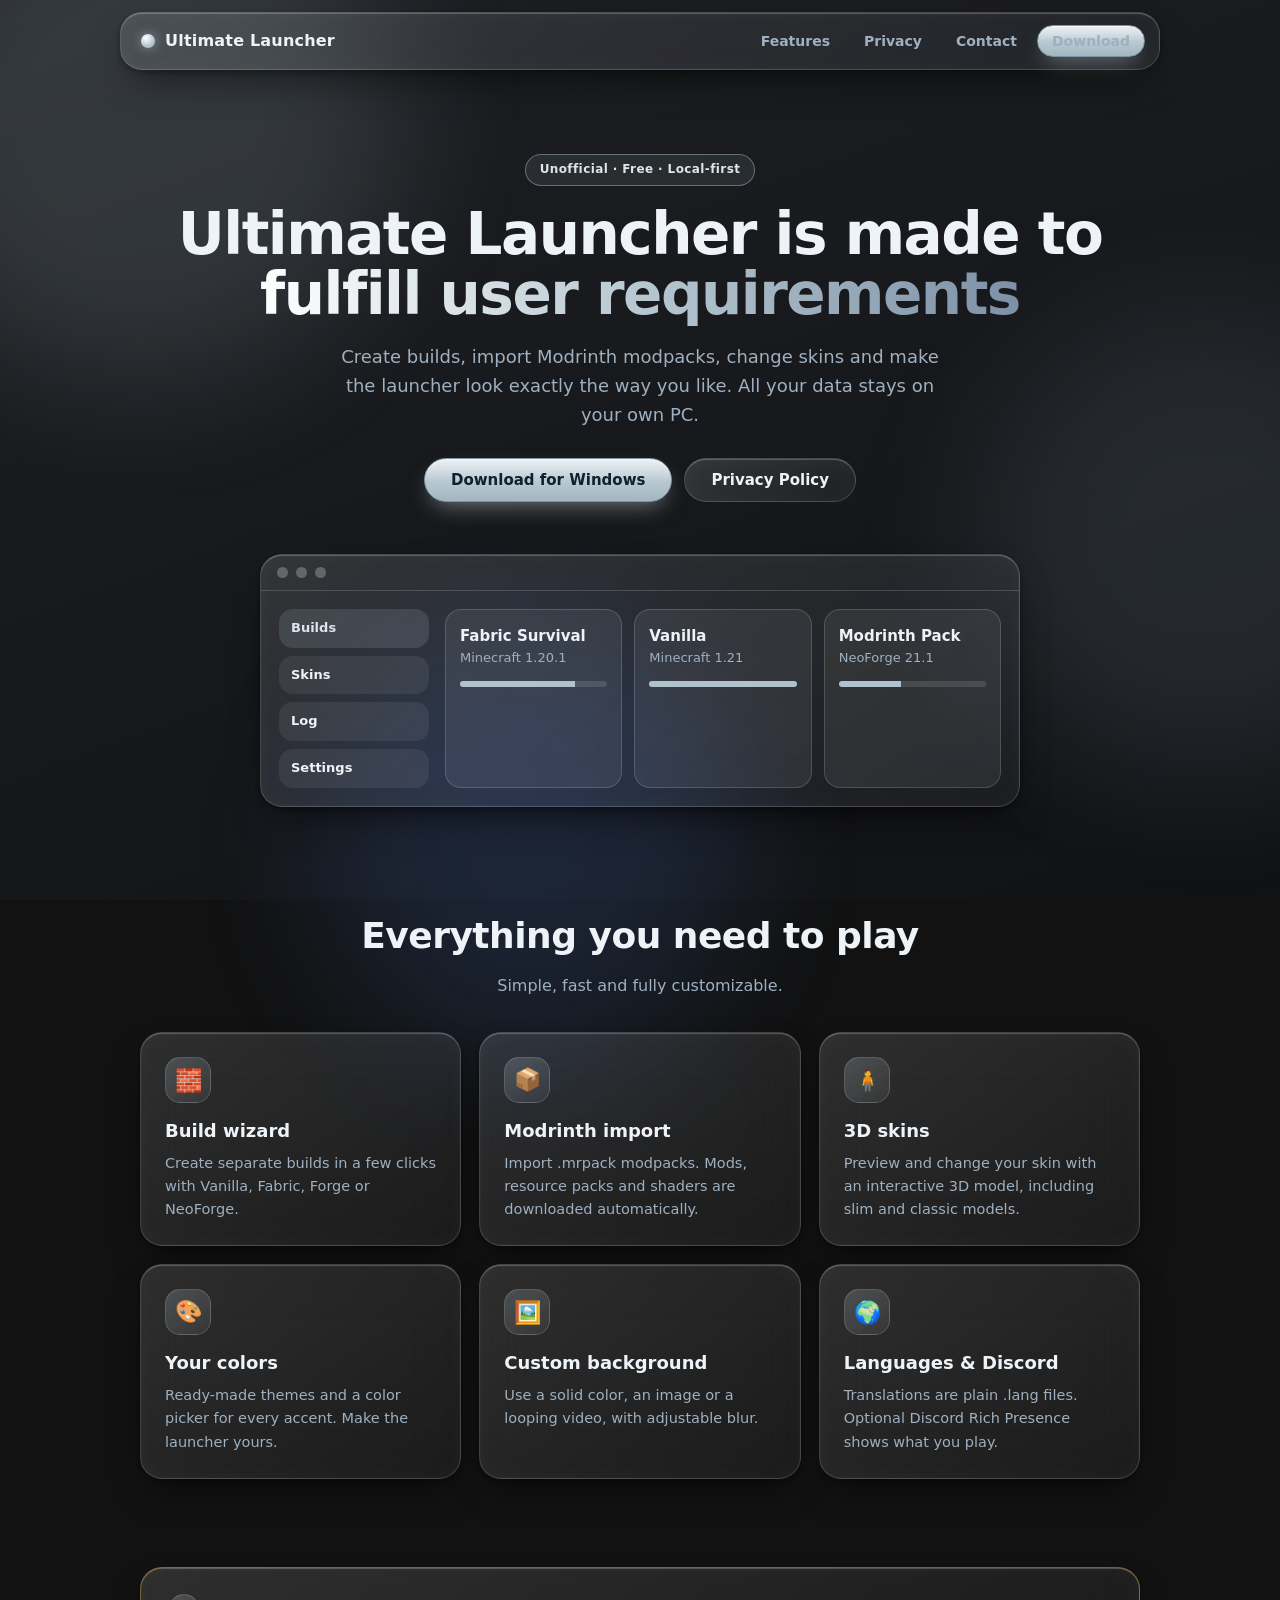
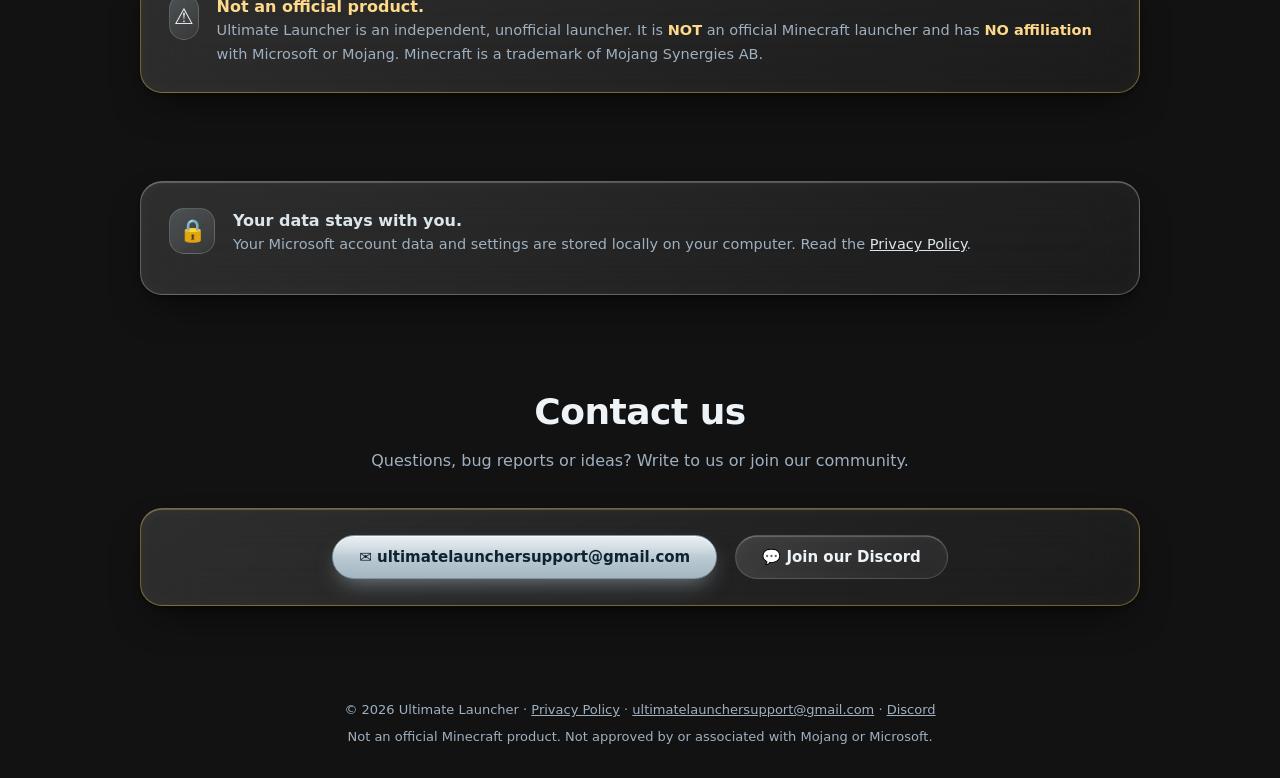
<file: index.html>
<!DOCTYPE html>
<html lang="en">
<head>
<meta charset="utf-8">
<meta name="viewport" content="width=device-width,initial-scale=1">
<title>Ultimate Launcher — a beautiful unofficial Minecraft launcher</title>
<meta name="description" content="Ultimate Launcher is a free, unofficial Minecraft launcher with Liquid Glass design, Modrinth modpack import, custom skins and themes. Your data stays on your PC.">
<link rel="stylesheet" href="style.css">
</head>
<body>
<div class="blob b1"></div><div class="blob b2"></div><div class="blob b3"></div>
<nav class="glass">
  <a class="brand" href="#"><i></i>Ultimate Launcher</a>
  <div><a href="#features">Features</a><a href="privacy.html">Privacy</a><a href="#contact">Contact</a><a class="btn dl" href="#download">Download</a></div>
</nav>
<main>
  <header class="hero">
    <span class="pill">Unofficial · Free · Local-first</span>
    <h1>Ultimate Launcher is made to<br><span>fulfill user requirements</span></h1>
    <p class="lead">Create builds, import Modrinth modpacks, change skins and make the launcher look exactly the way you like. All your data stays on your own PC.</p>
    <div class="cta"><a class="btn dl" id="download" href="#download">Download for Windows</a><a class="btn ghost" href="privacy.html">Privacy Policy</a></div>
    <div class="glass mock" aria-hidden="true">
      <div class="mock-bar"><i></i><i></i><i></i></div>
      <div class="mock-body">
        <div class="mock-side"><b>Builds</b><b>Skins</b><b>Log</b><b>Settings</b></div>
        <div class="mock-cards">
          <div><strong>Fabric Survival</strong>Minecraft 1.20.1<em style="--p:78%"></em></div>
          <div><strong>Vanilla</strong>Minecraft 1.21<em style="--p:100%"></em></div>
          <div><strong>Modrinth Pack</strong>NeoForge 21.1<em style="--p:42%"></em></div>
        </div>
      </div>
    </div>
  </header>

  <section id="features">
    <h2>Everything you need to play</h2>
    <p class="sub">Simple, fast and fully customizable.</p>
    <div class="grid">
      <article class="glass card"><div class="ico">🧱</div><h3>Build wizard</h3><p>Create separate builds in a few clicks with Vanilla, Fabric, Forge or NeoForge.</p></article>
      <article class="glass card"><div class="ico">📦</div><h3>Modrinth import</h3><p>Import .mrpack modpacks. Mods, resource packs and shaders are downloaded automatically.</p></article>
      <article class="glass card"><div class="ico">🧍</div><h3>3D skins</h3><p>Preview and change your skin with an interactive 3D model, including slim and classic models.</p></article>
      <article class="glass card"><div class="ico">🎨</div><h3>Your colors</h3><p>Ready-made themes and a color picker for every accent. Make the launcher yours.</p></article>
      <article class="glass card"><div class="ico">🖼️</div><h3>Custom background</h3><p>Use a solid color, an image or a looping video, with adjustable blur.</p></article>
      <article class="glass card"><div class="ico">🌍</div><h3>Languages &amp; Discord</h3><p>Translations are plain .lang files. Optional Discord Rich Presence shows what you play.</p></article>
    </div>
  </section>

  <section>
    <div class="glass notice">
      <div class="ico">⚠️</div>
      <div><b>Not an official product.</b>
      <p>Ultimate Launcher is an independent, unofficial launcher. It is <b>NOT</b> an official Minecraft launcher and has <b>NO affiliation</b> with Microsoft or Mojang. Minecraft is a trademark of Mojang Synergies AB.</p></div>
    </div>
  </section>

  <section>
    <div class="glass notice" style="border-color:rgba(176,194,204,.4)">
      <div class="ico">🔒</div>
      <div><b style="color:#dbe6ec">Your data stays with you.</b>
      <p>Your Microsoft account data and settings are stored locally on your computer. Read the <a href="privacy.html" style="color:#dbe6ec">Privacy Policy</a>.</p></div>
    </div>
  </section>
  <section id="contact">
    <h2>Contact us</h2>
    <p class="sub">Questions, bug reports or ideas? Write to us or join our community.</p>
    <div class="glass notice" style="justify-content:center;align-items:center;text-align:center;flex-wrap:wrap">
      <a class="btn" href="mailto:ultimatelaunchersupport@gmail.com">✉ ultimatelaunchersupport@gmail.com</a>
      <a class="btn ghost" href="https://discord.gg/9VyWGUGzDT" target="_blank" rel="noopener">💬 Join our Discord</a>
    </div>
  </section>
</main>
<footer>
  <p>© 2026 Ultimate Launcher · <a href="privacy.html">Privacy Policy</a> · <a href="mailto:ultimatelaunchersupport@gmail.com">ultimatelaunchersupport@gmail.com</a> · <a href="https://discord.gg/9VyWGUGzDT" target="_blank" rel="noopener">Discord</a></p>
  <p>Not an official Minecraft product. Not approved by or associated with Mojang or Microsoft.</p>
</footer>
<div class="modal" id="dlModal" role="alertdialog" aria-modal="true" aria-labelledby="dlTitle" aria-describedby="dlText">
  <div class="glass modal-box">
    <div class="modal-ico">!</div>
    <h3 id="dlTitle">Error</h3>
    <p id="dlText">Work in progress! Still in beta.</p>
    <button class="btn" id="dlOk" type="button">OK</button>
  </div>
</div>
<script>
(function(){
  var m=document.getElementById('dlModal'),ok=document.getElementById('dlOk');
  function open(){m.classList.add('open');ok.focus()}
  function close(){m.classList.remove('open')}
  document.querySelectorAll('.dl').forEach(function(a){a.addEventListener('click',function(e){e.preventDefault();open()})});
  ok.addEventListener('click',close);
  m.addEventListener('click',function(e){if(e.target===m)close()});
  document.addEventListener('keydown',function(e){if(e.key==='Escape')close()});
  if(location.hash==='#download')open();
})();
</script>
</body>
</html>
</file>
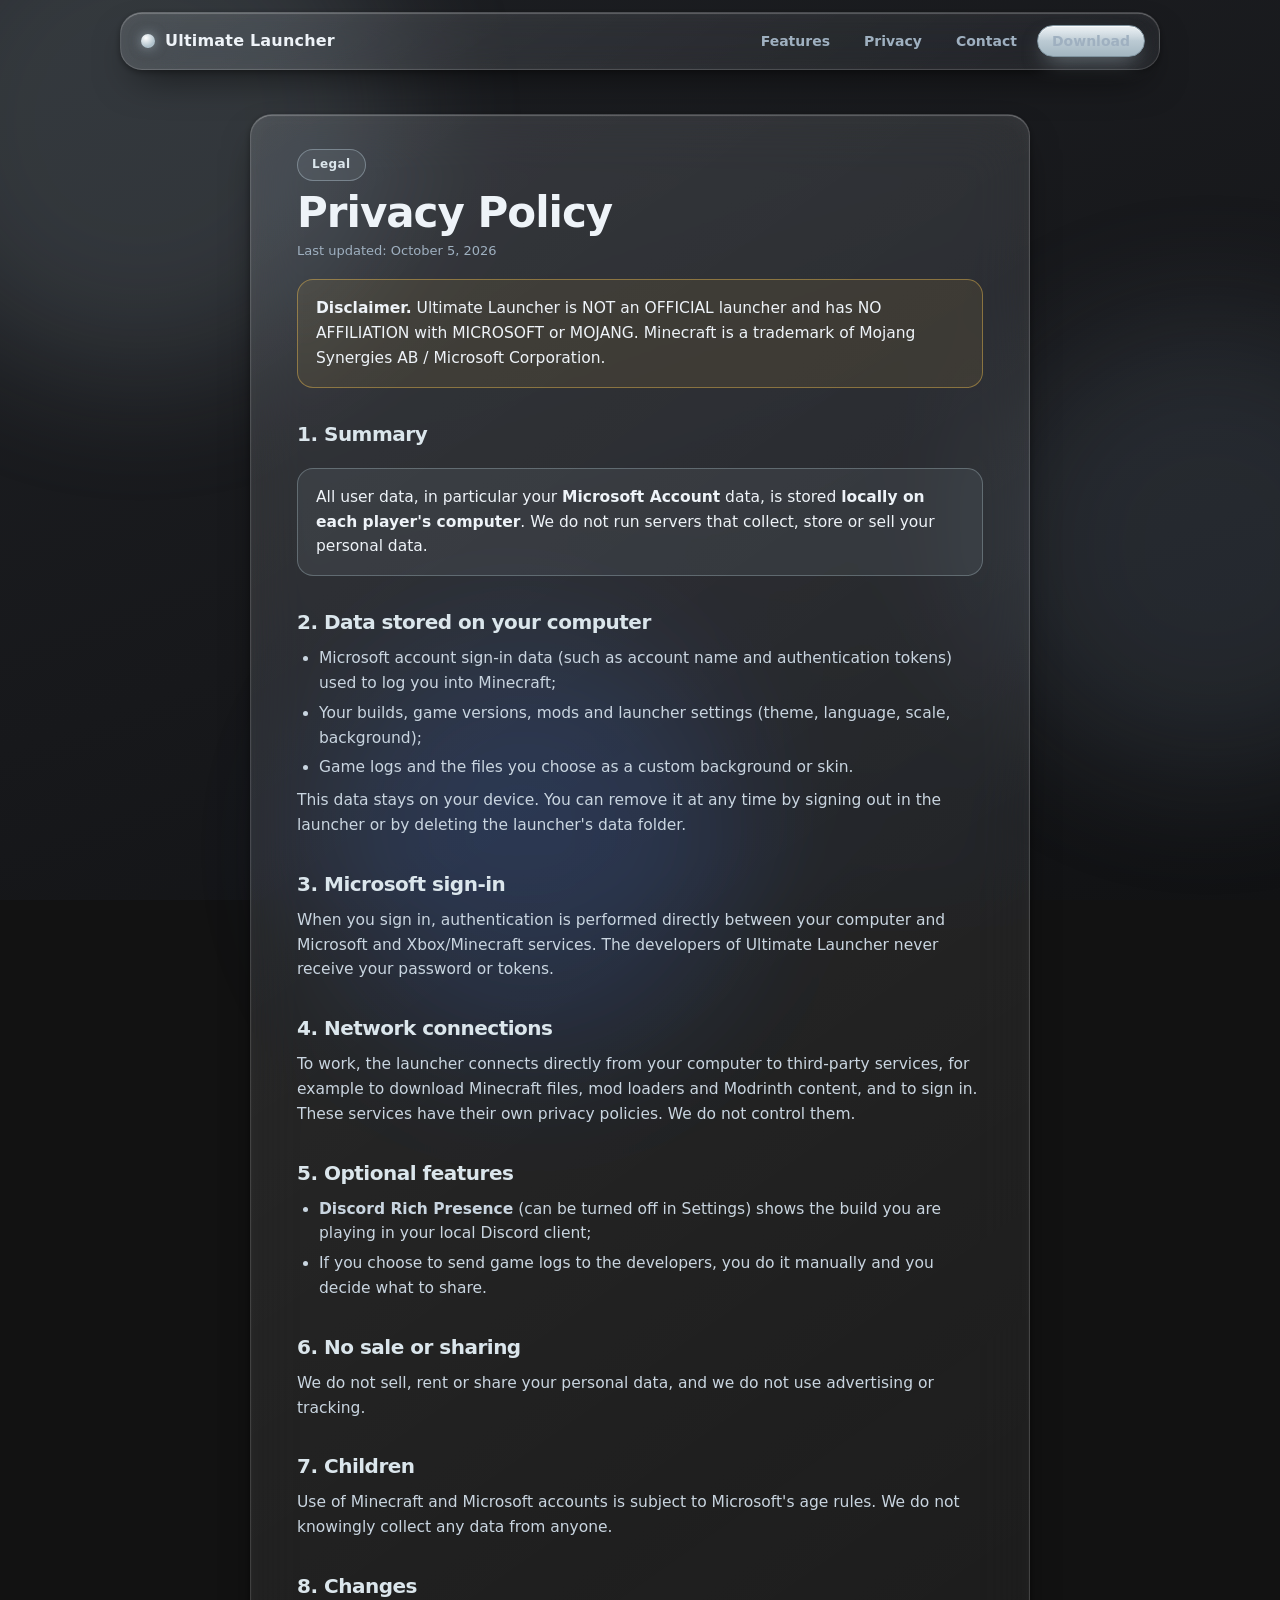
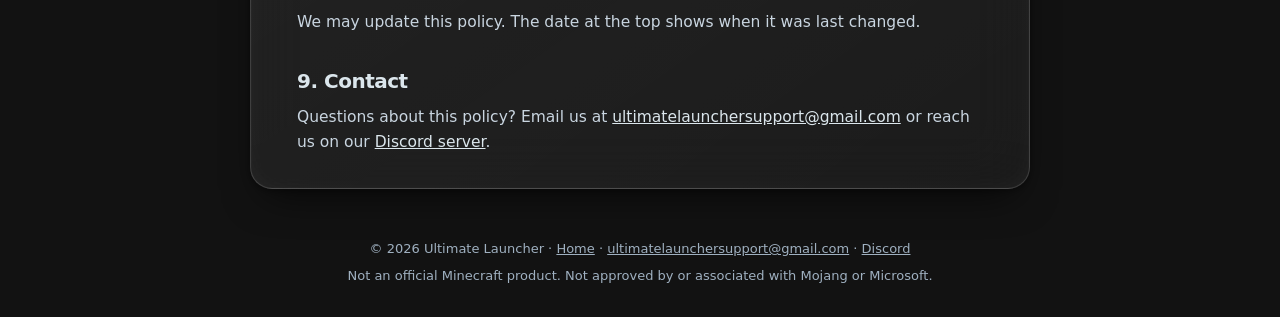
<file: privacy.html>
<!DOCTYPE html>
<html lang="en">
<head>
<meta charset="utf-8">
<meta name="viewport" content="width=device-width,initial-scale=1">
<title>Privacy Policy — Ultimate Launcher</title>
<meta name="description" content="Privacy Policy of Ultimate Launcher: all user data, including Microsoft account data, is stored locally on your computer.">
<link rel="stylesheet" href="style.css">
</head>
<body>
<div class="blob b1"></div><div class="blob b2"></div><div class="blob b3"></div>
<nav class="glass">
  <a class="brand" href="index.html"><i></i>Ultimate Launcher</a>
  <div><a href="index.html#features">Features</a><a href="privacy.html">Privacy</a><a href="index.html#contact">Contact</a><a class="btn" href="index.html#download">Download</a></div>
</nav>
<main>
<article class="glass doc">
  <span class="pill">Legal</span>
  <h1>Privacy Policy</h1>
  <p class="meta">Last updated: October 5, 2026</p>

  <div class="callout warn"><p><b>Disclaimer.</b> Ultimate Launcher is NOT an OFFICIAL launcher and has NO AFFILIATION with MICROSOFT or MOJANG. Minecraft is a trademark of Mojang Synergies AB / Microsoft Corporation.</p></div>

  <h2>1. Summary</h2>
  <div class="callout"><p>All user data, in particular your <b>Microsoft Account</b> data, is stored <b>locally on each player's computer</b>. We do not run servers that collect, store or sell your personal data.</p></div>

  <h2>2. Data stored on your computer</h2>
  <ul>
    <li>Microsoft account sign-in data (such as account name and authentication tokens) used to log you into Minecraft;</li>
    <li>Your builds, game versions, mods and launcher settings (theme, language, scale, background);</li>
    <li>Game logs and the files you choose as a custom background or skin.</li>
  </ul>
  <p>This data stays on your device. You can remove it at any time by signing out in the launcher or by deleting the launcher's data folder.</p>

  <h2>3. Microsoft sign-in</h2>
  <p>When you sign in, authentication is performed directly between your computer and Microsoft and Xbox/Minecraft services. The developers of Ultimate Launcher never receive your password or tokens.</p>

  <h2>4. Network connections</h2>
  <p>To work, the launcher connects directly from your computer to third-party services, for example to download Minecraft files, mod loaders and Modrinth content, and to sign in. These services have their own privacy policies. We do not control them.</p>

  <h2>5. Optional features</h2>
  <ul>
    <li><b>Discord Rich Presence</b> (can be turned off in Settings) shows the build you are playing in your local Discord client;</li>
    <li>If you choose to send game logs to the developers, you do it manually and you decide what to share.</li>
  </ul>

  <h2>6. No sale or sharing</h2>
  <p>We do not sell, rent or share your personal data, and we do not use advertising or tracking.</p>

  <h2>7. Children</h2>
  <p>Use of Minecraft and Microsoft accounts is subject to Microsoft's age rules. We do not knowingly collect any data from anyone.</p>

  <h2>8. Changes</h2>
  <p>We may update this policy. The date at the top shows when it was last changed.</p>

  <h2>9. Contact</h2>
  <p>Questions about this policy? Email us at <a href="mailto:ultimatelaunchersupport@gmail.com">ultimatelaunchersupport@gmail.com</a> or reach us on our <a href="https://discord.gg/9VyWGUGzDT" target="_blank" rel="noopener">Discord server</a>.</p>
</article>
</main>
<footer>
  <p>© 2026 Ultimate Launcher · <a href="index.html">Home</a> · <a href="mailto:ultimatelaunchersupport@gmail.com">ultimatelaunchersupport@gmail.com</a> · <a href="https://discord.gg/9VyWGUGzDT" target="_blank" rel="noopener">Discord</a></p>
  <p>Not an official Minecraft product. Not approved by or associated with Mojang or Microsoft.</p>
</footer>
</body>
</html>
</file>
<file: style.css>
:root{color-scheme:dark;--green:#b0c2cc;--text:#eef3f8;--muted:#9fb0c0;--r:22px;--pill:999px;
--font:'SF Pro Text','Segoe UI Variable Text','Segoe UI',system-ui,sans-serif;
--glass:linear-gradient(145deg,rgba(255,255,255,.12),rgba(255,255,255,.04));
--line:rgba(255,255,255,.16);
--edge:inset 0 1px 1px -.5px rgba(255,255,255,.42),inset 0 -1px 1px -1px rgba(255,255,255,.14),inset 0 0 22px rgba(255,255,255,.035);
--shadow:0 18px 40px -16px rgba(0,0,0,.75),0 2px 6px rgba(0,0,0,.35);
--spring:cubic-bezier(.34,1.56,.64,1)}
*{box-sizing:border-box;margin:0}
html{scroll-behavior:smooth}
body{font-family:var(--font);color:var(--text);background:linear-gradient(160deg,#1d1f23,#17181b 55%,#111214) fixed;line-height:1.6;min-height:100vh;overflow-x:hidden}
::selection{background:rgba(176,194,204,.35)}
.blob{position:fixed;z-index:-1;border-radius:50%;filter:blur(70px);opacity:.16;pointer-events:none;animation:drift 14s ease-in-out infinite alternate}
.b1{width:520px;height:520px;background:#b0c2cc;top:-140px;left:-120px}
.b2{width:460px;height:460px;background:#7d90a6;top:35%;right:-160px;animation-delay:-5s}
.b3{width:420px;height:420px;background:#4b7bd6;bottom:-160px;left:25%;animation-delay:-9s}
@keyframes drift{to{transform:translateY(-40px) scale(1.15)}}
@media(prefers-reduced-motion:reduce){*{animation:none!important;transition:none!important}}
.glass{background:var(--glass);border:1px solid var(--line);box-shadow:var(--edge),var(--shadow);backdrop-filter:blur(28px) saturate(1.6);-webkit-backdrop-filter:blur(28px) saturate(1.6);border-radius:var(--r)}
nav{position:sticky;top:12px;z-index:10;max-width:1040px;margin:12px auto 0;padding:10px 14px 10px 20px;display:flex;align-items:center;justify-content:space-between;border-radius:var(--pill)}
.brand{display:flex;align-items:center;gap:10px;font-weight:800;color:var(--text);text-decoration:none;letter-spacing:.2px}
.brand i{width:14px;height:14px;border-radius:50%;background:radial-gradient(circle at 35% 28%,#fff,var(--green) 65%);box-shadow:0 0 12px rgba(176,194,204,.6)}
nav div{display:flex;gap:6px;align-items:center}
nav a:not(.brand){color:var(--muted);text-decoration:none;font-size:14px;font-weight:600;padding:7px 14px;border-radius:var(--pill);transition:.25s}
nav a:not(.brand):hover{color:var(--text);background:rgba(255,255,255,.1)}
main{max-width:1040px;margin:0 auto;padding:0 20px}
.btn{display:inline-flex;align-items:center;gap:8px;padding:12px 26px;border-radius:var(--pill);font:800 15px var(--font);text-decoration:none;color:#0f2230;cursor:pointer;
background:linear-gradient(180deg,rgba(255,255,255,.55),rgba(255,255,255,0) 50%),linear-gradient(180deg,#d3dee5,#a3b6c1);
border:1px solid #7f939f;box-shadow:inset 0 1px 0 rgba(255,255,255,.7),0 10px 22px -8px rgba(176,194,204,.6);transition:transform .25s var(--spring),filter .2s}
.btn:hover{transform:translateY(-3px);filter:brightness(1.06)}
.btn.ghost{color:var(--text);background:var(--glass);border-color:var(--line);box-shadow:var(--edge)}
.hero{text-align:center;padding:84px 0 56px}
.pill{display:inline-block;padding:5px 14px;border-radius:var(--pill);font-size:12px;font-weight:700;letter-spacing:.4px;color:#dbe6ec;border:1px solid rgba(176,194,204,.45);background:rgba(176,194,204,.1)}
h1{font-size:clamp(34px,6vw,58px);line-height:1.05;margin:18px 0;font-weight:800;letter-spacing:-1.5px}
h1 span{background:linear-gradient(90deg,#fff,#b0c2cc 55%,#7d90a6);-webkit-background-clip:text;background-clip:text;color:transparent}
.lead{max-width:600px;margin:0 auto 28px;color:var(--muted);font-size:18px}
.cta{display:flex;gap:12px;justify-content:center;flex-wrap:wrap}
.mock{max-width:760px;margin:52px auto 0;overflow:hidden}
.mock-bar{display:flex;gap:8px;padding:12px 16px;border-bottom:1px solid var(--line)}
.mock-bar i{width:11px;height:11px;border-radius:50%;background:rgba(255,255,255,.25)}
.mock-body{display:grid;grid-template-columns:150px 1fr;gap:16px;padding:18px;text-align:left}
.mock-side{display:flex;flex-direction:column;gap:8px}
.mock-side b{padding:9px 12px;border-radius:14px;font-size:13px;background:rgba(255,255,255,.07)}
.mock-side b:first-child{background:rgba(176,194,204,.16);color:#dbe6ec}
.mock-cards{display:grid;grid-template-columns:repeat(auto-fit,minmax(150px,1fr));gap:12px}
.mock-cards div{padding:14px;border-radius:16px;background:rgba(255,255,255,.07);border:1px solid var(--line);font-size:13px;color:var(--muted)}
.mock-cards strong{display:block;color:var(--text);font-size:15px}
.mock-cards em{display:block;height:6px;margin-top:12px;border-radius:9px;background:linear-gradient(90deg,var(--green) var(--p),rgba(255,255,255,.12) var(--p))}
h2{font-size:clamp(26px,4vw,36px);font-weight:800;letter-spacing:-.5px;text-align:center;margin-bottom:8px}
.sub{text-align:center;color:var(--muted);margin-bottom:34px}
section{padding:44px 0}
.grid{display:grid;grid-template-columns:repeat(auto-fit,minmax(280px,1fr));gap:18px}
.card{padding:24px;transition:transform .3s var(--spring)}
.card:hover{transform:translateY(-6px)}
.ico{width:46px;height:46px;border-radius:15px;display:grid;place-items:center;font-size:22px;margin-bottom:14px;background:linear-gradient(145deg,rgba(176,194,204,.25),rgba(255,255,255,.06));border:1px solid var(--line)}
.card h3{font-size:18px;margin-bottom:6px}
.card p{color:var(--muted);font-size:14.5px}
.notice{padding:26px 28px;display:flex;gap:18px;align-items:flex-start;border-color:rgba(255,200,80,.4)}
.notice b{color:#ffd98a}.notice p{color:var(--muted);font-size:14.5px}
.doc{max-width:780px;margin:44px auto 0;padding:34px clamp(22px,5vw,46px)}
.doc h1{font-size:clamp(30px,5vw,42px);letter-spacing:-1px;margin:10px 0 6px}
.doc h2{text-align:left;font-size:20px;margin:30px 0 8px;color:#dbe6ec}
.doc p,.doc li{color:#c9d5e0;font-size:15.5px}
.doc ul{padding-left:22px;margin:8px 0}.doc li{margin:5px 0}
.doc a{color:#dbe6ec}
.doc .meta{color:var(--muted);font-size:13px}
.callout{margin:18px 0;padding:16px 18px;border-radius:16px;background:rgba(176,194,204,.09);border:1px solid rgba(176,194,204,.35)}
.callout.warn{background:rgba(255,200,80,.08);border-color:rgba(255,200,80,.4)}
.callout p{color:var(--text)}
footer{max-width:1040px;margin:50px auto 30px;padding:0 20px;text-align:center;color:var(--muted);font-size:13px}
footer a{color:var(--muted)}footer p+p{margin-top:6px}
@media(max-width:640px){.mock-body{grid-template-columns:1fr}.mock-side{flex-direction:row;flex-wrap:wrap}nav a:not(.brand):not(:last-child){display:none}}

.modal{position:fixed;inset:0;z-index:50;display:grid;place-items:center;padding:20px;background:rgba(10,11,13,.55);backdrop-filter:blur(6px);-webkit-backdrop-filter:blur(6px);opacity:0;visibility:hidden;transition:opacity .25s,visibility 0s .25s}
.modal.open{opacity:1;visibility:visible;transition:opacity .25s}
.modal-box{max-width:400px;width:100%;padding:30px 28px 26px;text-align:center;transform:scale(.92);transition:transform .35s var(--spring)}
.modal.open .modal-box{transform:none}
.modal-ico{width:54px;height:54px;margin:0 auto 14px;border-radius:50%;display:grid;place-items:center;font:800 26px var(--font);color:#ffd98a;background:rgba(255,200,80,.12);border:1px solid rgba(255,200,80,.5)}
.modal-box h3{font-size:20px;margin-bottom:6px}
.modal-box p{color:var(--muted);margin-bottom:20px}
</file>
